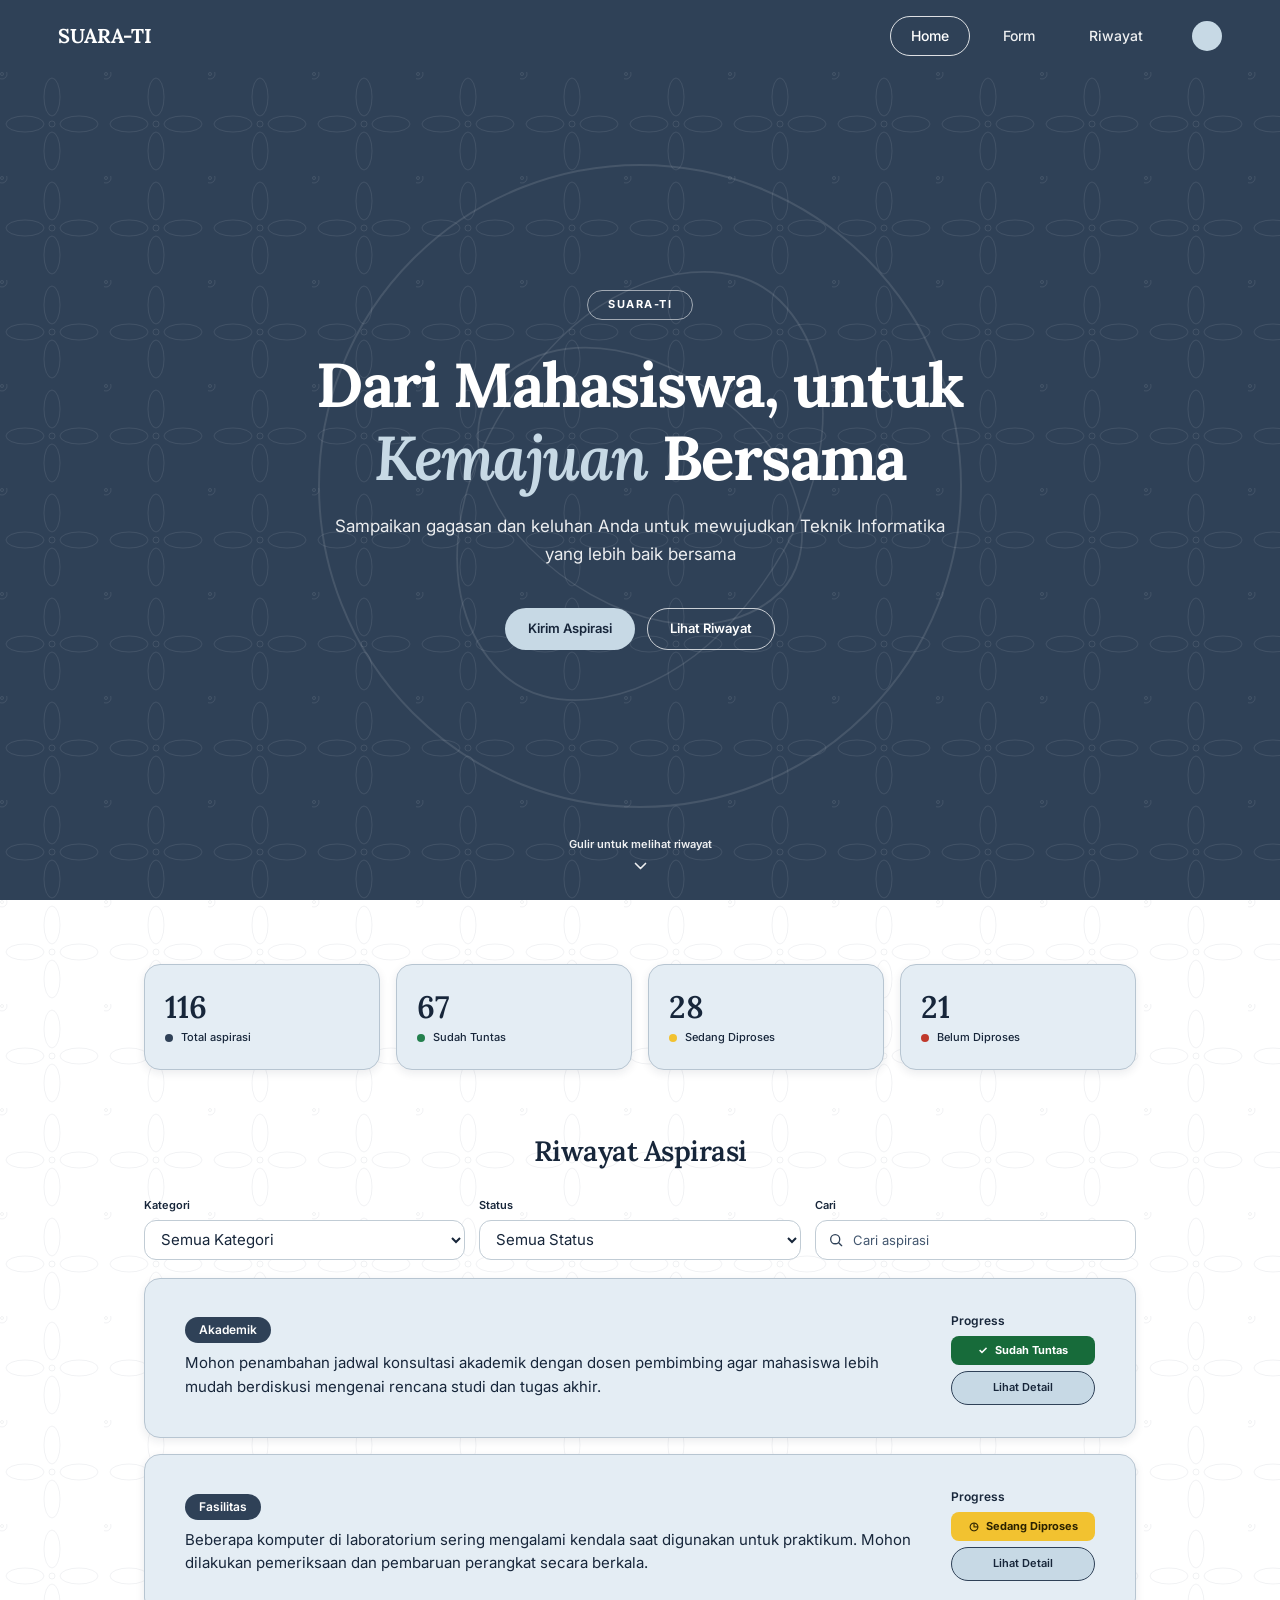
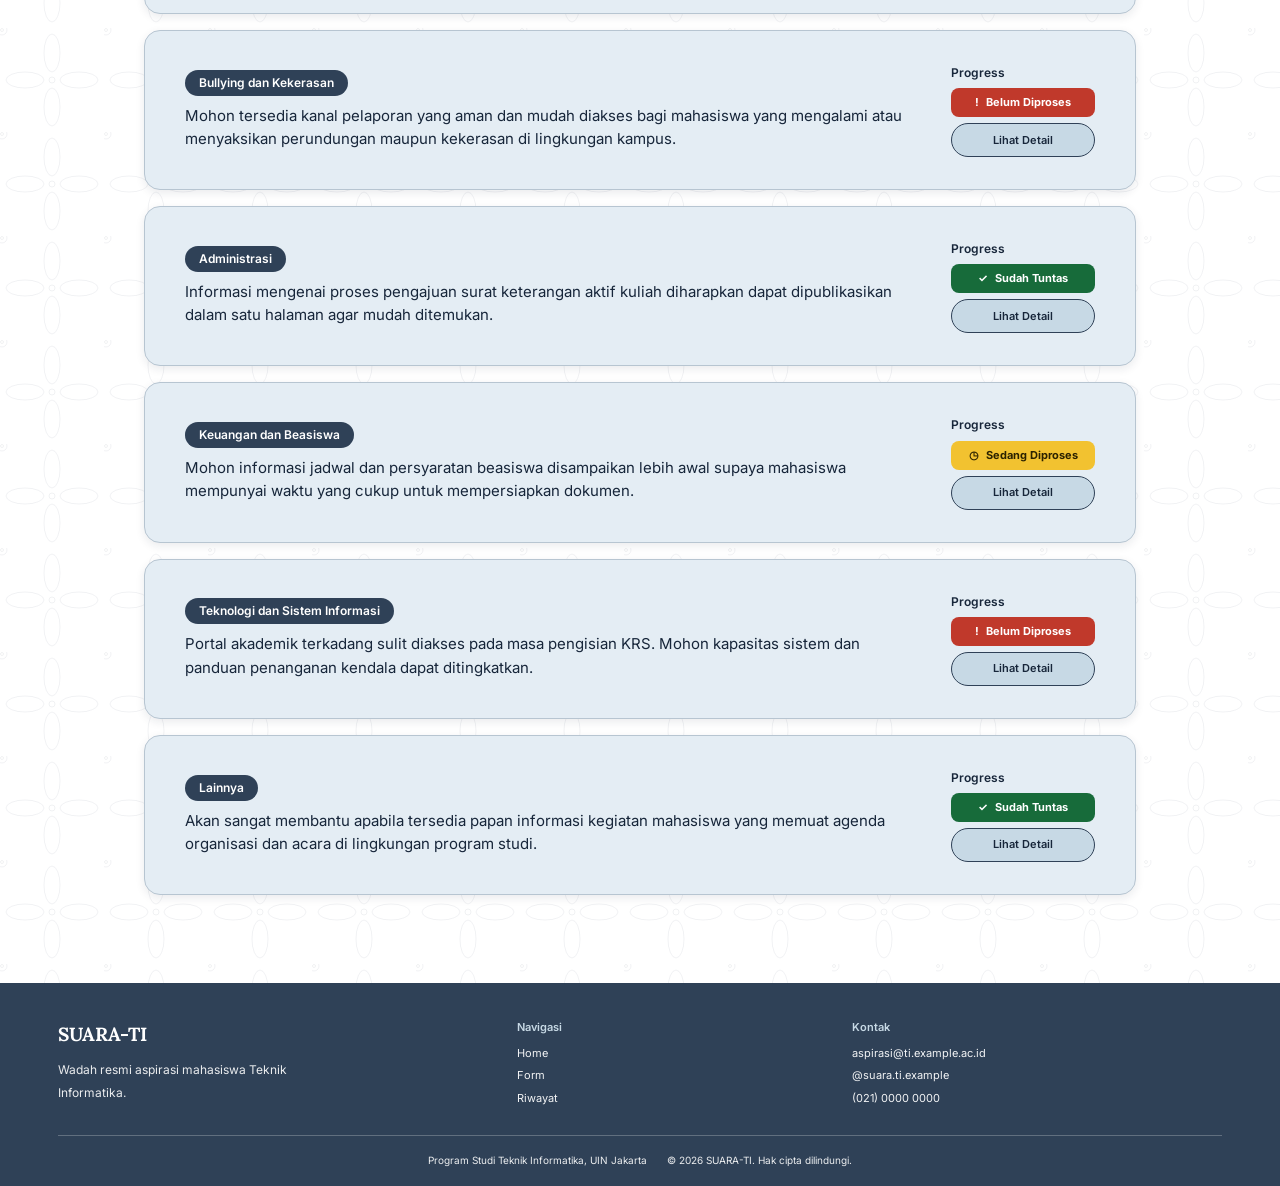
<file: index.html>
<!doctype html>
<html lang="id">
  <head>
    <meta charset="utf-8">
    <meta name="viewport" content="width=device-width, initial-scale=1">
    <meta name="description" content="Wadah aspirasi mahasiswa Teknik Informatika UIN Jakarta.">
    <title>SUARA-TI | Dari Mahasiswa, untuk Kemajuan Bersama</title>
    <link rel="preconnect" href="https://fonts.googleapis.com">
    <link rel="preconnect" href="https://fonts.gstatic.com" crossorigin>
    <link href="https://fonts.googleapis.com/css2?family=Inter:wght@400;500;600;700&family=Lora:ital,wght@0,500;0,600;0,700;1,600&display=swap" rel="stylesheet">
    <link rel="stylesheet" href="styles.css">
    <script src="app.js" defer></script>
  </head>
  <body data-page="home">
    <a class="skip-link" href="#konten">Lewati ke konten</a>
    <header class="site-header">
      <a class="brand" href="index.html" aria-label="SUARA-TI, halaman utama">SUARA-TI</a>
      <nav class="main-nav" aria-label="Navigasi utama">
        <a class="nav-link is-active" href="index.html" aria-current="page">Home</a>
        <a class="nav-link" href="form.html">Form</a>
        <a class="nav-link" href="riwayat.html">Riwayat</a>
      </nav>
      <span class="profile-avatar" aria-hidden="true"></span>
    </header>

    <main id="konten">
      <section class="hero batik-dark" aria-labelledby="hero-title">
        <div class="hero-ornament" aria-hidden="true"><span></span><span></span><span></span></div>
        <div class="hero-content">
          <span class="hero-kicker">SUARA-TI</span>
          <h1 id="hero-title">Dari Mahasiswa, untuk<br><em>Kemajuan</em> Bersama</h1>
          <p>Sampaikan gagasan dan keluhan Anda untuk mewujudkan Teknik Informatika yang lebih baik bersama</p>
          <div class="hero-actions">
            <a class="button button-secondary" href="form.html">Kirim Aspirasi</a>
            <a class="button button-outline" href="#riwayat">Lihat Riwayat</a>
          </div>
        </div>
        <a class="scroll-cue" href="#riwayat">
          <span>Gulir untuk melihat riwayat</span>
          <svg aria-hidden="true" viewBox="0 0 24 24"><path d="m6 9 6 6 6-6"/></svg>
        </a>
      </section>

      <section class="content-section home-content batik-light" id="riwayat" aria-label="Statistik dan riwayat aspirasi">
        <div class="content-wrap">
          <div class="stats-grid" aria-label="Statistik aspirasi">
            <article class="stat-card reveal"><strong data-count="128">0</strong><span><i class="stat-dot dot-navy"></i>Total aspirasi</span></article>
            <article class="stat-card reveal"><strong data-count="74">0</strong><span><i class="stat-dot dot-green"></i>Sudah Tuntas</span></article>
            <article class="stat-card reveal"><strong data-count="31">0</strong><span><i class="stat-dot dot-yellow"></i>Sedang Diproses</span></article>
            <article class="stat-card reveal"><strong data-count="23">0</strong><span><i class="stat-dot dot-red"></i>Belum Diproses</span></article>
          </div>

          <section class="history-section" aria-labelledby="home-history-title">
            <h2 class="section-title" id="home-history-title">Riwayat Aspirasi</h2>
            <div class="filter-row">
              <label class="filter-field">
                <span>Kategori</span>
                <select data-filter="category" aria-label="Filter kategori aspirasi"></select>
              </label>
              <label class="filter-field">
                <span>Status</span>
                <select data-filter="status" aria-label="Filter status aspirasi"></select>
              </label>
              <label class="filter-field search-field">
                <span>Cari</span>
                <span class="search-control">
                  <svg aria-hidden="true" viewBox="0 0 24 24"><circle cx="10.8" cy="10.8" r="6.8"/><path d="m16 16 4.5 4.5"/></svg>
                  <input type="search" data-filter="search" placeholder="Cari aspirasi" autocomplete="off">
                </span>
              </label>
            </div>
            <div class="history-list" data-history-list aria-live="polite"></div>
            <p class="empty-state" data-empty-state hidden>Tidak ada aspirasi yang sesuai dengan pencarian.</p>
          </section>
        </div>
      </section>
    </main>
    <div data-toast class="toast" role="status" aria-live="polite" hidden></div>

    <footer class="site-footer">
      <div class="footer-main">
        <div class="footer-about">
          <a class="footer-brand" href="index.html">SUARA-TI</a>
          <p>Wadah resmi aspirasi mahasiswa Teknik Informatika.</p>
        </div>
        <div class="footer-column">
          <h2>Navigasi</h2>
          <a href="index.html">Home</a><a href="form.html">Form</a><a href="riwayat.html">Riwayat</a>
        </div>
        <div class="footer-column">
          <h2>Kontak</h2>
          <a href="mailto:aspirasi@ti.example.ac.id">aspirasi@ti.example.ac.id</a>
          <a href="https://instagram.com/suara.ti.example">@suara.ti.example</a>
          <a href="tel:+622100000000">(021) 0000 0000</a>
        </div>
      </div>
      <div class="footer-bottom">
        <span>Program Studi Teknik Informatika, UIN Jakarta</span>
        <span>© 2026 SUARA-TI. Hak cipta dilindungi.</span>
      </div>
    </footer>
  </body>
</html>
</file>
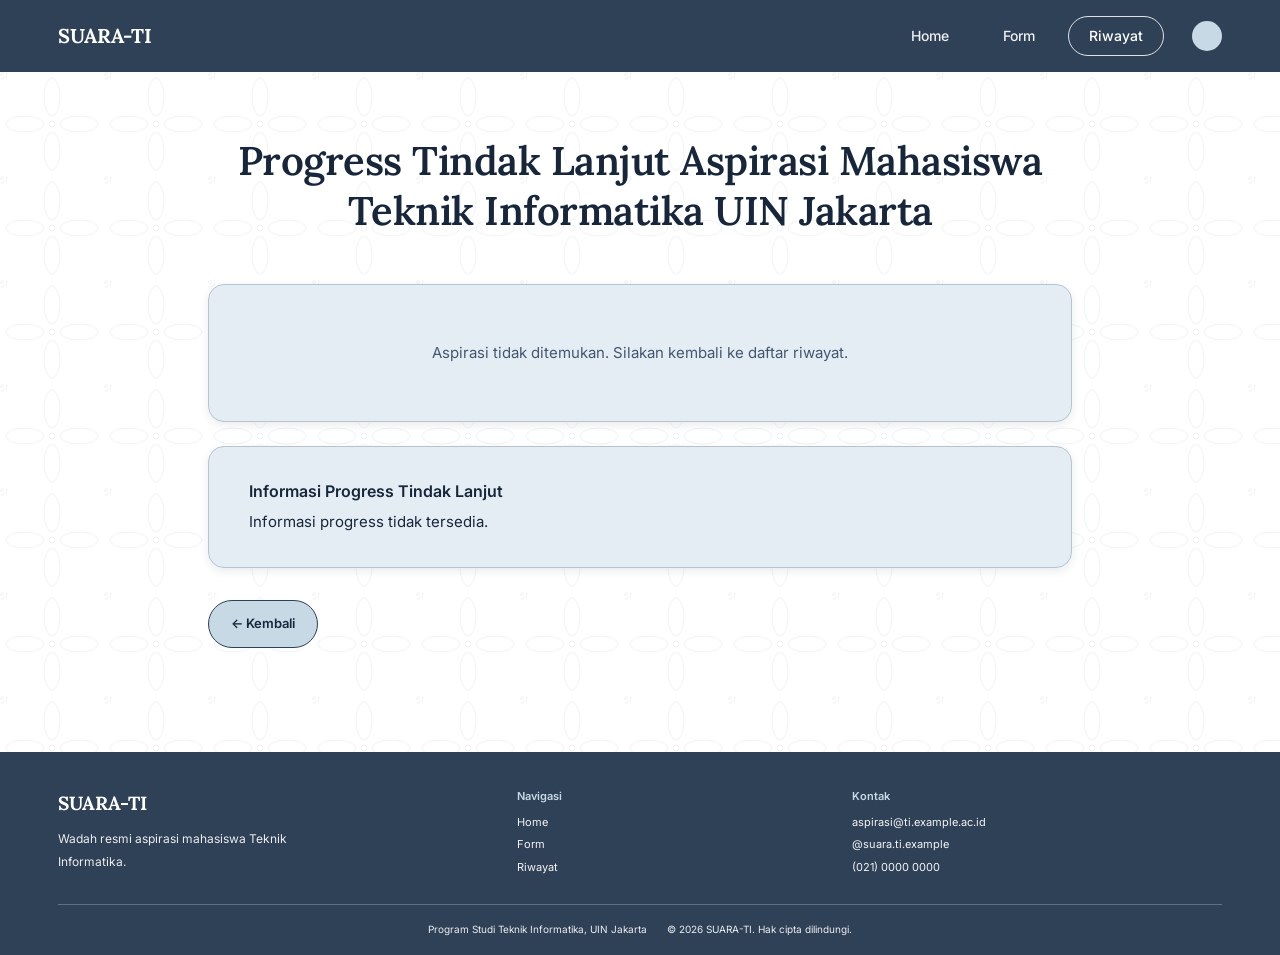
<file: detail.html>
<!doctype html>
<html lang="id">
  <head>
    <meta charset="utf-8">
    <meta name="viewport" content="width=device-width, initial-scale=1">
    <meta name="description" content="Detail progres tindak lanjut aspirasi mahasiswa.">
    <title>Detail Aspirasi | SUARA-TI</title>
    <link rel="preconnect" href="https://fonts.googleapis.com">
    <link rel="preconnect" href="https://fonts.gstatic.com" crossorigin>
    <link href="https://fonts.googleapis.com/css2?family=Inter:wght@400;500;600;700&family=Lora:ital,wght@0,500;0,600;0,700;1,600&display=swap" rel="stylesheet">
    <link rel="stylesheet" href="styles.css">
    <script src="app.js" defer></script>
  </head>
  <body data-page="detail">
    <a class="skip-link" href="#konten">Lewati ke konten</a>
    <header class="site-header">
      <a class="brand" href="index.html" aria-label="SUARA-TI, halaman utama">SUARA-TI</a>
      <nav class="main-nav" aria-label="Navigasi utama">
        <a class="nav-link" href="index.html">Home</a>
        <a class="nav-link" href="form.html">Form</a>
        <a class="nav-link is-active" href="riwayat.html" aria-current="page">Riwayat</a>
      </nav>
      <span class="profile-avatar" aria-hidden="true"></span>
    </header>

    <main class="page-main detail-page batik-light" id="konten">
      <div class="detail-wrap">
        <h1 class="page-title history-title reveal">Progress Tindak Lanjut Aspirasi Mahasiswa<br class="desktop-break"> Teknik Informatika UIN Jakarta</h1>
        <article class="detail-card panel-card reveal" data-detail-card aria-live="polite"></article>
        <section class="progress-card panel-card reveal" aria-labelledby="progress-title">
          <h2 id="progress-title">Informasi Progress Tindak Lanjut</h2>
          <p data-progress-copy></p>
        </section>
        <a class="button button-light back-button reveal" href="riwayat.html">← Kembali</a>
      </div>
    </main>
    <div data-toast class="toast" role="status" aria-live="polite" hidden></div>

    <footer class="site-footer">
      <div class="footer-main">
        <div class="footer-about">
          <a class="footer-brand" href="index.html">SUARA-TI</a>
          <p>Wadah resmi aspirasi mahasiswa Teknik Informatika.</p>
        </div>
        <div class="footer-column">
          <h2>Navigasi</h2>
          <a href="index.html">Home</a><a href="form.html">Form</a><a href="riwayat.html">Riwayat</a>
        </div>
        <div class="footer-column">
          <h2>Kontak</h2>
          <a href="mailto:aspirasi@ti.example.ac.id">aspirasi@ti.example.ac.id</a>
          <a href="https://instagram.com/suara.ti.example">@suara.ti.example</a>
          <a href="tel:+622100000000">(021) 0000 0000</a>
        </div>
      </div>
      <div class="footer-bottom">
        <span>Program Studi Teknik Informatika, UIN Jakarta</span>
        <span>© 2026 SUARA-TI. Hak cipta dilindungi.</span>
      </div>
    </footer>
  </body>
</html>
</file>
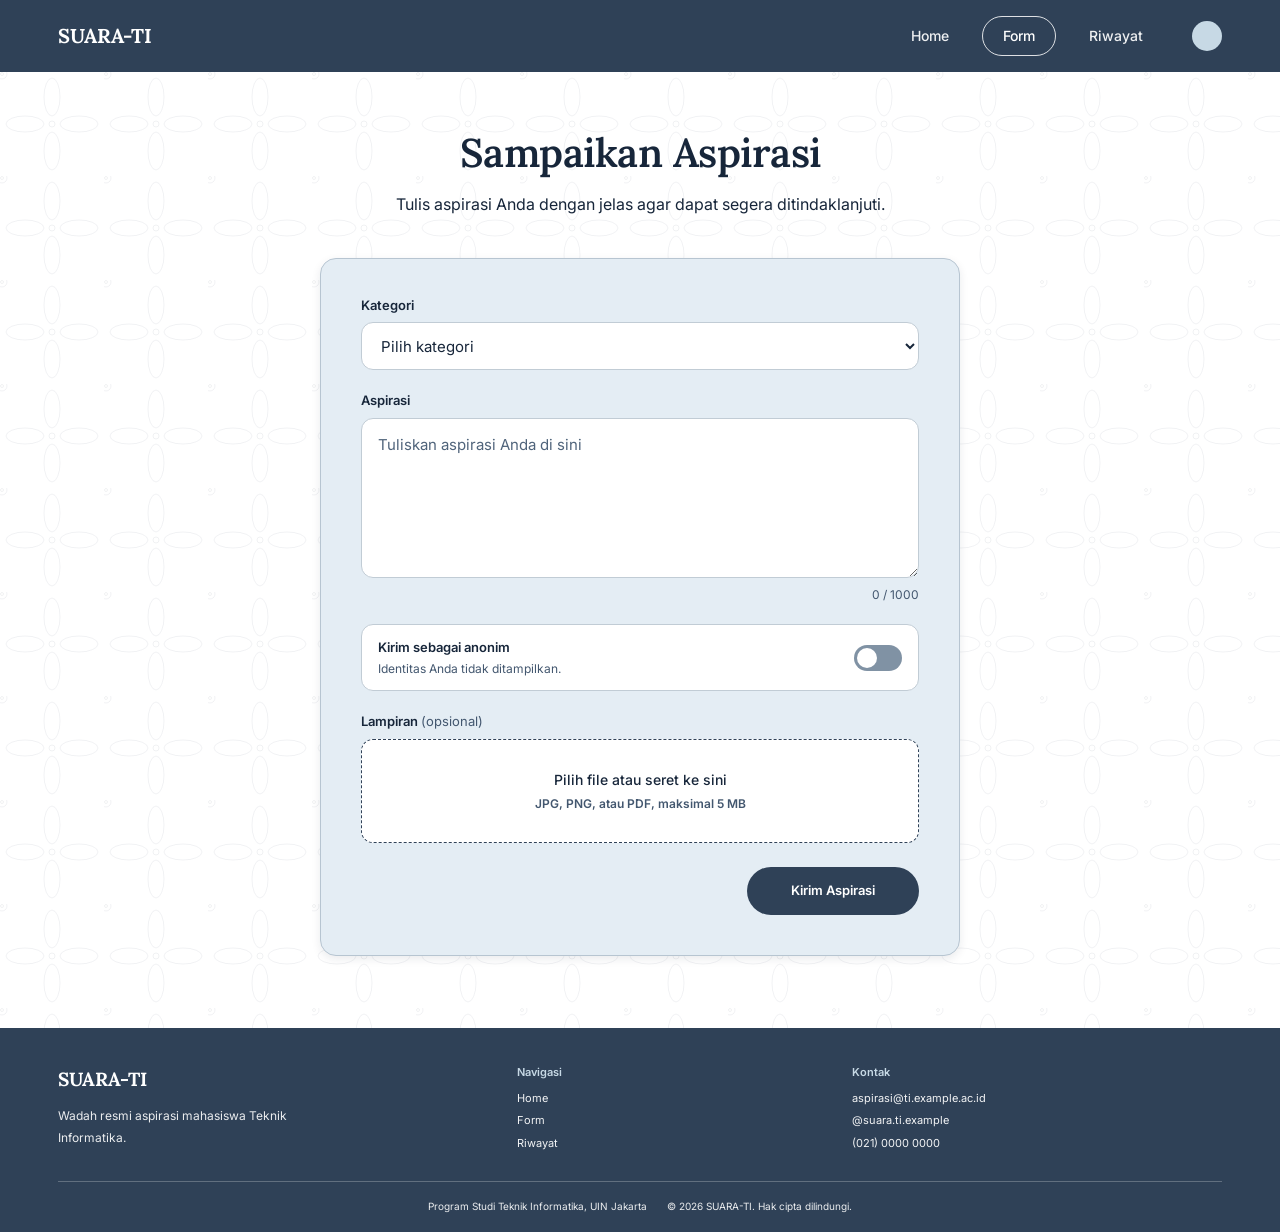
<file: form.html>
<!doctype html>
<html lang="id">
  <head>
    <meta charset="utf-8">
    <meta name="viewport" content="width=device-width, initial-scale=1">
    <meta name="description" content="Sampaikan aspirasi untuk kemajuan Teknik Informatika UIN Jakarta.">
    <title>Sampaikan Aspirasi | SUARA-TI</title>
    <link rel="preconnect" href="https://fonts.googleapis.com">
    <link rel="preconnect" href="https://fonts.gstatic.com" crossorigin>
    <link href="https://fonts.googleapis.com/css2?family=Inter:wght@400;500;600;700&family=Lora:ital,wght@0,500;0,600;0,700;1,600&display=swap" rel="stylesheet">
    <link rel="stylesheet" href="styles.css">
    <script src="app.js" defer></script>
  </head>
  <body data-page="form">
    <a class="skip-link" href="#konten">Lewati ke konten</a>
    <header class="site-header">
      <a class="brand" href="index.html" aria-label="SUARA-TI, halaman utama">SUARA-TI</a>
      <nav class="main-nav" aria-label="Navigasi utama">
        <a class="nav-link" href="index.html">Home</a>
        <a class="nav-link is-active" href="form.html" aria-current="page">Form</a>
        <a class="nav-link" href="riwayat.html">Riwayat</a>
      </nav>
      <span class="profile-avatar" aria-hidden="true"></span>
    </header>

    <main class="page-main form-page batik-light" id="konten">
      <div class="form-intro reveal">
        <h1 class="page-title">Sampaikan Aspirasi</h1>
        <p>Tulis aspirasi Anda dengan jelas agar dapat segera ditindaklanjuti.</p>
      </div>
      <form class="form-card reveal" id="aspiration-form">
        <div class="form-field">
          <label for="category">Kategori</label>
          <select id="category" name="category" required>
            <option value="" selected disabled>Pilih kategori</option>
            <option>Akademik</option>
            <option>Fasilitas</option>
            <option>Bullying dan Kekerasan</option>
            <option>Administrasi</option>
            <option>Keuangan dan Beasiswa</option>
            <option>Teknologi dan Sistem Informasi</option>
            <option>Lainnya</option>
          </select>
        </div>
        <div class="form-field">
          <label for="aspiration">Aspirasi</label>
          <textarea id="aspiration" name="aspiration" maxlength="1000" placeholder="Tuliskan aspirasi Anda di sini" required></textarea>
          <span class="character-count" aria-live="polite"><span data-character-count>0</span> / 1000</span>
        </div>
        <label class="anonymous-toggle">
          <span class="toggle-copy">
            <strong>Kirim sebagai anonim</strong>
            <span>Identitas Anda tidak ditampilkan.</span>
          </span>
          <input type="checkbox" name="anonymous" aria-label="Kirim sebagai anonim">
          <span class="toggle-track" aria-hidden="true"><span></span></span>
        </label>
        <div class="form-field">
          <span class="field-label">Lampiran <span>(opsional)</span></span>
          <label class="upload-area" for="attachment" data-upload-area>
            <input id="attachment" name="attachment" type="file" accept=".jpg,.jpeg,.png,.pdf,image/jpeg,image/png,application/pdf">
            <span class="upload-copy">
              <strong data-upload-name>Pilih file atau seret ke sini</strong>
              <span>JPG, PNG, atau PDF, maksimal 5 MB</span>
            </span>
          </label>
          <span class="upload-feedback" data-upload-feedback role="status" aria-live="polite"></span>
        </div>
        <div class="form-actions">
          <button class="button button-primary" type="submit">Kirim Aspirasi</button>
        </div>
      </form>
    </main>
    <dialog class="confirm-dialog" data-confirm-dialog aria-labelledby="confirm-title">
      <h2 id="confirm-title">Kirim aspirasi ini?</h2>
      <p>Pastikan isi aspirasi Anda sudah sesuai. Pengiriman ini hanya simulasi dan tidak disimpan.</p>
      <div class="dialog-actions">
        <button class="button button-light" type="button" data-confirm-cancel>Periksa kembali</button>
        <button class="button button-primary" type="button" data-confirm-submit>Ya, kirim</button>
      </div>
    </dialog>
    <div data-toast class="toast" role="status" aria-live="polite" hidden></div>

    <footer class="site-footer">
      <div class="footer-main">
        <div class="footer-about">
          <a class="footer-brand" href="index.html">SUARA-TI</a>
          <p>Wadah resmi aspirasi mahasiswa Teknik Informatika.</p>
        </div>
        <div class="footer-column">
          <h2>Navigasi</h2>
          <a href="index.html">Home</a><a href="form.html">Form</a><a href="riwayat.html">Riwayat</a>
        </div>
        <div class="footer-column">
          <h2>Kontak</h2>
          <a href="mailto:aspirasi@ti.example.ac.id">aspirasi@ti.example.ac.id</a>
          <a href="https://instagram.com/suara.ti.example">@suara.ti.example</a>
          <a href="tel:+622100000000">(021) 0000 0000</a>
        </div>
      </div>
      <div class="footer-bottom">
        <span>Program Studi Teknik Informatika, UIN Jakarta</span>
        <span>© 2026 SUARA-TI. Hak cipta dilindungi.</span>
      </div>
    </footer>
  </body>
</html>
</file>
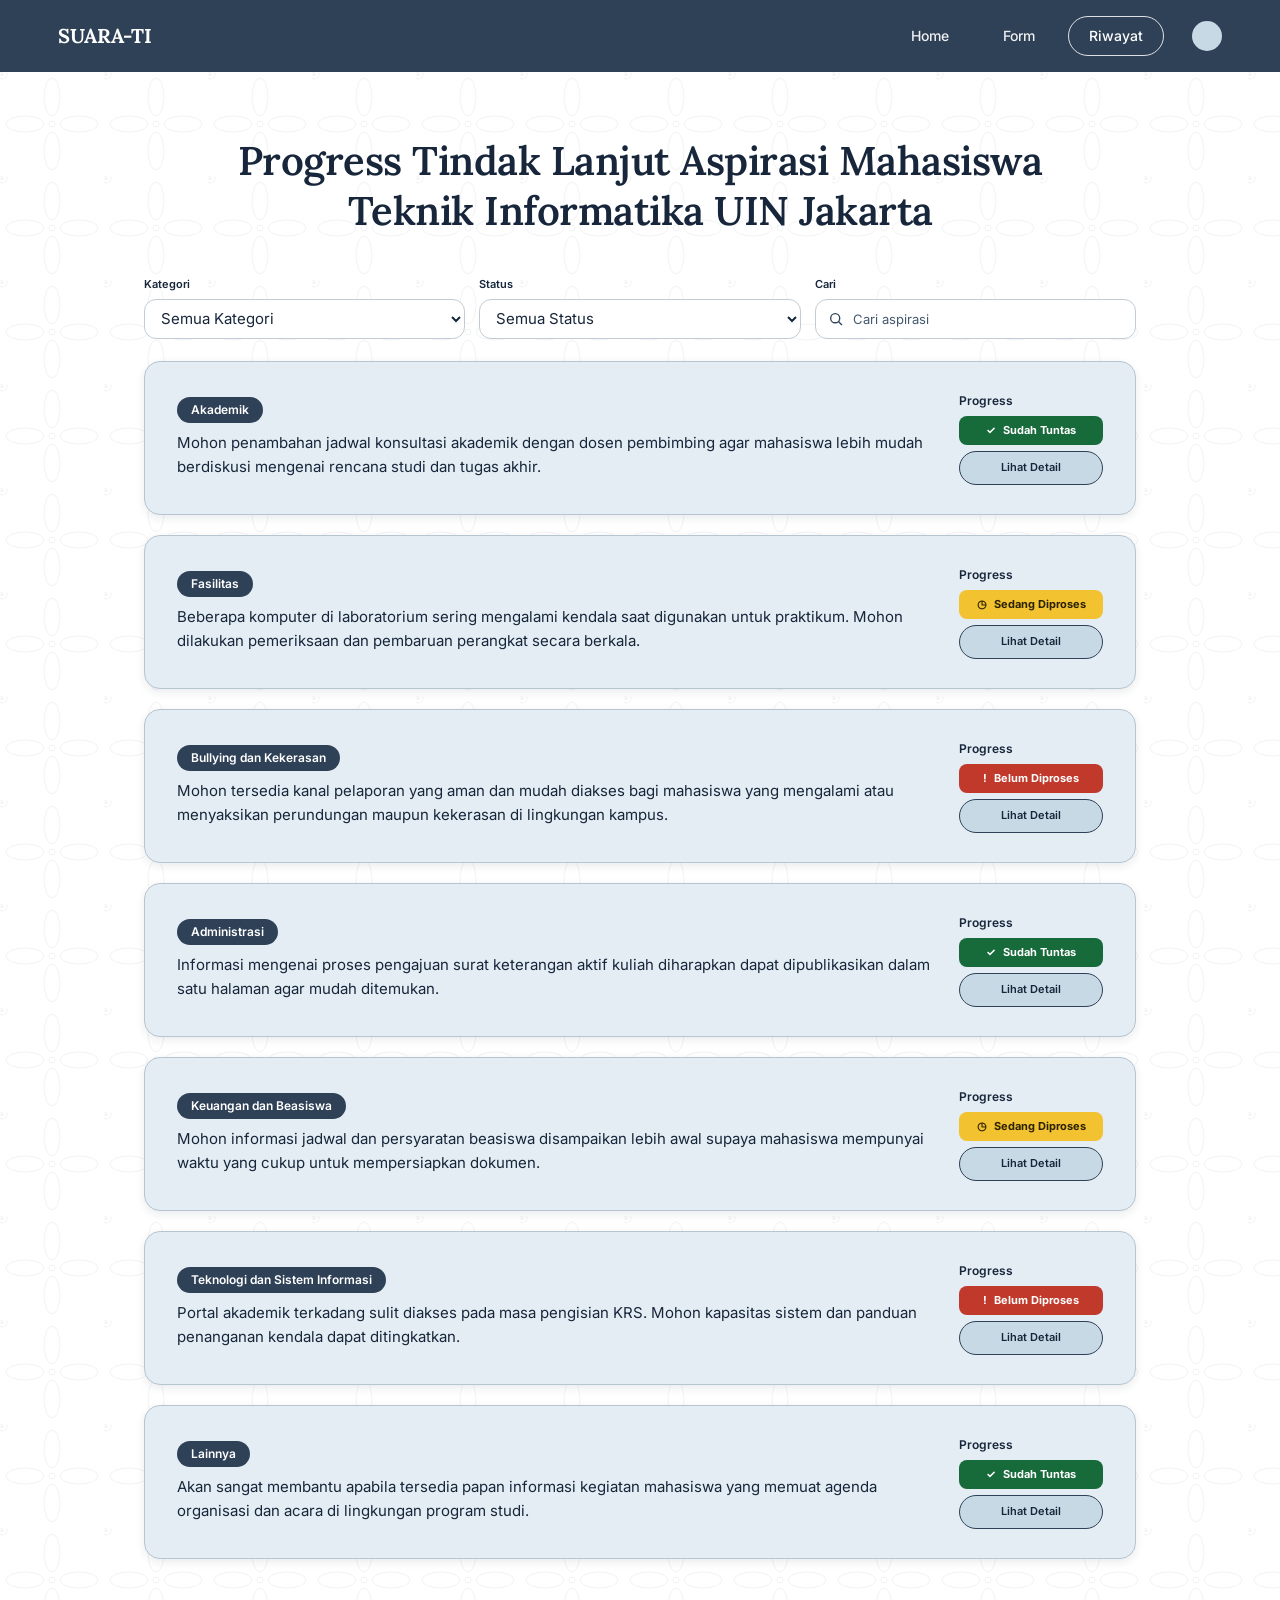
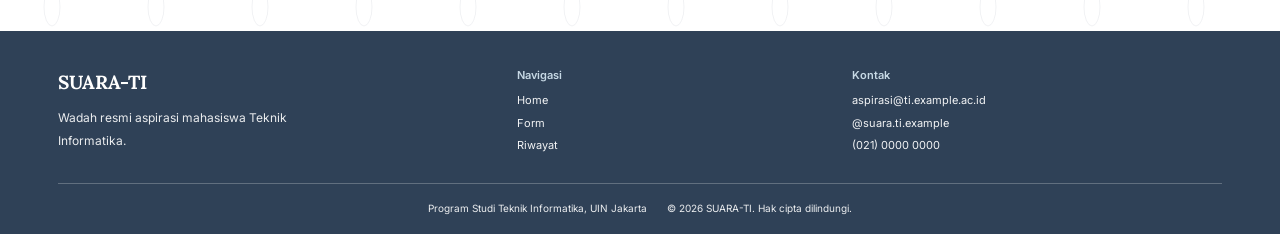
<file: riwayat.html>
<!doctype html>
<html lang="id">
  <head>
    <meta charset="utf-8">
    <meta name="viewport" content="width=device-width, initial-scale=1">
    <meta name="description" content="Lihat progres tindak lanjut aspirasi mahasiswa Teknik Informatika UIN Jakarta.">
    <title>Riwayat Aspirasi | SUARA-TI</title>
    <link rel="preconnect" href="https://fonts.googleapis.com">
    <link rel="preconnect" href="https://fonts.gstatic.com" crossorigin>
    <link href="https://fonts.googleapis.com/css2?family=Inter:wght@400;500;600;700&family=Lora:ital,wght@0,500;0,600;0,700;1,600&display=swap" rel="stylesheet">
    <link rel="stylesheet" href="styles.css">
    <script src="app.js" defer></script>
  </head>
  <body data-page="history">
    <a class="skip-link" href="#konten">Lewati ke konten</a>
    <header class="site-header">
      <a class="brand" href="index.html" aria-label="SUARA-TI, halaman utama">SUARA-TI</a>
      <nav class="main-nav" aria-label="Navigasi utama">
        <a class="nav-link" href="index.html">Home</a>
        <a class="nav-link" href="form.html">Form</a>
        <a class="nav-link is-active" href="riwayat.html" aria-current="page">Riwayat</a>
      </nav>
      <span class="profile-avatar" aria-hidden="true"></span>
    </header>

    <main class="page-main history-page batik-light" id="konten">
      <div class="history-wrap">
        <h1 class="page-title history-title reveal">Progress Tindak Lanjut Aspirasi Mahasiswa<br class="desktop-break"> Teknik Informatika UIN Jakarta</h1>
        <div class="filter-row history-filters reveal">
          <label class="filter-field">
            <span>Kategori</span>
            <select data-filter="category" aria-label="Filter kategori aspirasi"></select>
          </label>
          <label class="filter-field">
            <span>Status</span>
            <select data-filter="status" aria-label="Filter status aspirasi"></select>
          </label>
          <label class="filter-field search-field">
            <span>Cari</span>
            <span class="search-control">
              <svg aria-hidden="true" viewBox="0 0 24 24"><circle cx="10.8" cy="10.8" r="6.8"/><path d="m16 16 4.5 4.5"/></svg>
              <input type="search" data-filter="search" placeholder="Cari aspirasi" autocomplete="off">
            </span>
          </label>
        </div>
        <div class="history-list" data-history-list aria-live="polite"></div>
        <p class="empty-state" data-empty-state hidden>Tidak ada aspirasi yang sesuai dengan pencarian.</p>
      </div>
    </main>
    <div data-toast class="toast" role="status" aria-live="polite" hidden></div>

    <footer class="site-footer">
      <div class="footer-main">
        <div class="footer-about">
          <a class="footer-brand" href="index.html">SUARA-TI</a>
          <p>Wadah resmi aspirasi mahasiswa Teknik Informatika.</p>
        </div>
        <div class="footer-column">
          <h2>Navigasi</h2>
          <a href="index.html">Home</a><a href="form.html">Form</a><a href="riwayat.html">Riwayat</a>
        </div>
        <div class="footer-column">
          <h2>Kontak</h2>
          <a href="mailto:aspirasi@ti.example.ac.id">aspirasi@ti.example.ac.id</a>
          <a href="https://instagram.com/suara.ti.example">@suara.ti.example</a>
          <a href="tel:+622100000000">(021) 0000 0000</a>
        </div>
      </div>
      <div class="footer-bottom">
        <span>Program Studi Teknik Informatika, UIN Jakarta</span>
        <span>© 2026 SUARA-TI. Hak cipta dilindungi.</span>
      </div>
    </footer>
  </body>
</html>
</file>
<file: styles.css>
:root {
  color-scheme: light;
  --navy: #2f4157;
  --blue-light: #c7d9e5;
  --panel: #e4edf4;
  --ink: #17263a;
  --white: #ffffff;
  --muted: #43576f;
  --line: #b7c5d1;
  --green: #176b3a;
  --yellow: #f2c230;
  --red: #c0392b;
  --shadow: 0 3px 10px rgb(23 38 58 / 9%);
  --shadow-raised: 0 10px 24px rgb(23 38 58 / 15%);
  --radius-card: 16px;
  --radius-control: 12px;
  --header-height: 72px;
}

* { box-sizing: border-box; }

html {
  min-width: 320px;
  scroll-behavior: smooth;
  scroll-padding-top: calc(var(--header-height) + 16px);
}

body {
  min-width: 320px;
  margin: 0;
  color: var(--ink);
  background: var(--white);
  font-family: "Inter", sans-serif;
  font-size: 15px;
  line-height: 1.6;
  opacity: 1;
  transition: opacity 170ms ease;
}

body.is-leaving { opacity: 0; }

button, input, select, textarea { font: inherit; }
button, a, select, input[type="checkbox"], input[type="file"] { -webkit-tap-highlight-color: transparent; }
a { color: inherit; }

.skip-link {
  position: fixed;
  z-index: 20;
  top: 8px;
  left: 8px;
  padding: 10px 16px;
  transform: translateY(-150%);
  border-radius: 8px;
  color: var(--ink);
  background: var(--white);
  box-shadow: var(--shadow);
  transition: transform 180ms ease;
}

.skip-link:focus { transform: translateY(0); }

.site-header {
  position: sticky;
  z-index: 10;
  top: 0;
  display: flex;
  min-height: var(--header-height);
  align-items: center;
  justify-content: space-between;
  padding: 0 clamp(24px, 4.5vw, 64px);
  color: var(--white);
  background: var(--navy);
}

.brand, .footer-brand {
  color: var(--white);
  font-family: "Lora", serif;
  font-size: 20px;
  font-weight: 700;
  letter-spacing: 0.1px;
  text-decoration: none;
}

.main-nav {
  display: flex;
  align-items: center;
  gap: 12px;
  margin-left: auto;
  margin-right: 28px;
}

.nav-link {
  position: relative;
  display: inline-flex;
  min-height: 40px;
  align-items: center;
  justify-content: center;
  padding: 0 20px;
  border: 1px solid transparent;
  border-radius: 999px;
  color: rgb(255 255 255 / 92%);
  font-size: 14px;
  font-weight: 500;
  text-decoration: none;
  transition: border-color 180ms ease, background-color 180ms ease, color 180ms ease;
}

.nav-link:hover, .nav-link.is-active {
  border-color: rgb(255 255 255 / 84%);
  color: var(--white);
}

.nav-link:hover { background: rgb(255 255 255 / 7%); }

.profile-avatar {
  width: 30px;
  height: 30px;
  flex: 0 0 auto;
  border-radius: 50%;
  background: var(--blue-light);
}

.batik-light, .batik-dark {
  background-repeat: repeat;
  background-size: 104px 104px;
}

.batik-light {
  background-color: var(--white);
  background-image: url("data:image/svg+xml,%3Csvg xmlns='http://www.w3.org/2000/svg' width='104' height='104' viewBox='0 0 104 104'%3E%3Cg fill='none' stroke='%232f4157' stroke-opacity='.065' stroke-width='1'%3E%3Cellipse cx='52' cy='25' rx='8' ry='19'/%3E%3Cellipse cx='52' cy='79' rx='8' ry='19'/%3E%3Cellipse cx='25' cy='52' rx='19' ry='8'/%3E%3Cellipse cx='79' cy='52' rx='19' ry='8'/%3E%3Ccircle cx='52' cy='52' r='3'/%3E%3Ccircle cx='2' cy='2' r='5'/%3E%3Ccircle cx='2' cy='2' r='1.5'/%3E%3C/g%3E%3C/svg%3E");
}

.batik-dark {
  background-color: var(--navy);
  background-image: url("data:image/svg+xml,%3Csvg xmlns='http://www.w3.org/2000/svg' width='104' height='104' viewBox='0 0 104 104'%3E%3Cg fill='none' stroke='%23ffffff' stroke-opacity='.085' stroke-width='1'%3E%3Cellipse cx='52' cy='25' rx='8' ry='19'/%3E%3Cellipse cx='52' cy='79' rx='8' ry='19'/%3E%3Cellipse cx='25' cy='52' rx='19' ry='8'/%3E%3Cellipse cx='79' cy='52' rx='19' ry='8'/%3E%3Ccircle cx='52' cy='52' r='3'/%3E%3Ccircle cx='2' cy='2' r='5'/%3E%3Ccircle cx='2' cy='2' r='1.5'/%3E%3C/g%3E%3C/svg%3E");
}

.hero {
  position: relative;
  display: grid;
  min-height: calc(100svh - var(--header-height));
  overflow: hidden;
  place-items: center;
  padding: 64px 24px 96px;
  color: var(--white);
  text-align: center;
}

.hero-content {
  position: relative;
  z-index: 1;
  width: min(100%, 850px);
  animation: rise-in 550ms ease both;
}

.hero-kicker {
  display: inline-flex;
  min-height: 30px;
  align-items: center;
  padding: 2px 20px;
  border: 1px solid rgb(255 255 255 / 55%);
  border-radius: 999px;
  font-size: 11px;
  font-weight: 700;
  letter-spacing: 1.5px;
}

.hero h1 {
  margin: 28px 0 18px;
  font-family: "Lora", serif;
  font-size: clamp(38px, 5.2vw, 62px);
  font-weight: 700;
  letter-spacing: -1.6px;
  line-height: 1.18;
}

.hero h1 em { color: var(--blue-light); font-weight: 600; }

.hero-content > p {
  max-width: 620px;
  margin: 0 auto;
  color: rgb(255 255 255 / 91%);
  font-size: clamp(15px, 1.45vw, 17px);
  line-height: 1.65;
}

.hero-actions {
  display: flex;
  flex-wrap: wrap;
  justify-content: center;
  gap: 12px;
  margin-top: 40px;
}

.hero-ornament {
  position: absolute;
  top: 50%;
  left: 50%;
  width: min(72vw, 700px);
  aspect-ratio: 1;
  transform: translate(-50%, -50%);
  animation: ornament-drift 28s ease-in-out infinite alternate;
  pointer-events: none;
}

.hero-ornament span {
  position: absolute;
  inset: 4%;
  border: 2px solid rgb(255 255 255 / 11%);
  border-radius: 50%;
}

.hero-ornament span:nth-child(2) {
  inset: 17%;
  transform: rotate(45deg) scaleX(0.7);
  border-radius: 40% 60% 40% 60%;
}

.hero-ornament span:nth-child(3) {
  inset: 25%;
  transform: rotate(-45deg) scaleX(0.7);
  border-radius: 40% 60% 40% 60%;
}

.scroll-cue {
  position: absolute;
  bottom: 24px;
  left: 50%;
  display: grid;
  justify-items: center;
  gap: 2px;
  transform: translateX(-50%);
  color: rgb(255 255 255 / 92%);
  font-size: 11px;
  font-weight: 600;
  text-decoration: none;
}

.scroll-cue svg {
  width: 20px;
  height: 20px;
  fill: none;
  stroke: currentColor;
  stroke-linecap: round;
  stroke-linejoin: round;
  stroke-width: 2;
  animation: bob 1.8s ease-in-out infinite;
}

.content-section { padding: 64px 24px 88px; }
.content-wrap, .history-wrap, .detail-wrap { width: min(100%, 992px); margin: 0 auto; }

.stats-grid {
  display: grid;
  grid-template-columns: repeat(4, minmax(0, 1fr));
  gap: 16px;
}

.stat-card, .panel-card, .form-card {
  border: 1px solid var(--line);
  border-radius: var(--radius-card);
  background: var(--panel);
  box-shadow: var(--shadow);
}

.stat-card {
  display: grid;
  min-height: 106px;
  align-content: center;
  gap: 4px;
  padding: 16px 20px;
  transition: transform 200ms ease, box-shadow 200ms ease, border-color 200ms ease;
}

.stat-card:hover, .history-card:hover, .panel-card:hover {
  transform: translateY(-3px);
  border-color: #93a8ba;
  box-shadow: var(--shadow-raised);
}

.stat-card strong {
  font-family: "Lora", serif;
  font-size: 31px;
  font-weight: 600;
  line-height: 1.2;
}

.stat-card > span {
  display: flex;
  align-items: center;
  gap: 8px;
  font-size: 11px;
  font-weight: 500;
}

.stat-dot {
  width: 8px;
  height: 8px;
  flex: 0 0 auto;
  border-radius: 50%;
  background: var(--navy);
}

.dot-green { background: #23804d; }
.dot-yellow { background: var(--yellow); }
.dot-red { background: var(--red); }

.history-section { margin-top: 64px; }

.section-title, .page-title {
  margin: 0;
  font-family: "Lora", serif;
  font-size: clamp(27px, 3.2vw, 40px);
  font-weight: 600;
  letter-spacing: -0.5px;
  line-height: 1.25;
  text-align: center;
}

.section-title { margin-bottom: 28px; font-size: 28px; }

.filter-row {
  display: grid;
  grid-template-columns: minmax(150px, 1fr) minmax(150px, 1fr) minmax(180px, 1fr);
  align-items: end;
  gap: 14px;
  margin-bottom: 18px;
}

.filter-field { display: grid; min-width: 0; gap: 5px; }
.filter-field > span:first-child { font-size: 11px; font-weight: 600; }

.filter-field select, .search-control, .form-field select, .form-field textarea {
  width: 100%;
  min-height: 40px;
  border: 1px solid #c1ccd5;
  border-radius: var(--radius-control);
  color: var(--ink);
  background-color: var(--white);
  transition: border-color 180ms ease, box-shadow 180ms ease;
}

.filter-field select {
  padding: 0 34px 0 12px;
  cursor: pointer;
}

.filter-field select:focus, .search-control:focus-within,
.form-field select:focus, .form-field textarea:focus, .upload-area:focus-within {
  border-color: #718ba2;
  outline: 0;
  box-shadow: 0 0 0 3px rgb(47 65 87 / 16%);
}

.search-control {
  display: flex;
  align-items: center;
  gap: 9px;
  padding: 0 12px;
}

.search-control svg {
  width: 16px;
  height: 16px;
  flex: 0 0 auto;
  fill: none;
  stroke: var(--navy);
  stroke-linecap: round;
  stroke-width: 2;
}

.search-control input {
  width: 100%;
  min-width: 0;
  height: 38px;
  padding: 0;
  border: 0;
  outline: 0;
  color: var(--ink);
  background: transparent;
  font-size: 13px;
}

.search-control input::placeholder { color: var(--muted); opacity: 1; }
.history-list { display: grid; gap: 16px; }

.history-card {
  display: grid;
  grid-template-columns: minmax(0, 1fr) 144px;
  align-items: center;
  gap: 28px;
  padding: 24px 28px;
  transition: transform 200ms ease, box-shadow 200ms ease, border-color 200ms ease;
}

.history-copy { min-width: 0; }

.category-chip {
  display: inline-flex;
  max-width: 100%;
  align-items: center;
  padding: 4px 14px;
  overflow-wrap: anywhere;
  border-radius: 999px;
  color: var(--white);
  background: var(--navy);
  font-size: 12px;
  font-weight: 600;
  line-height: 1.5;
  transition: filter 180ms ease;
}

.category-chip:hover { filter: brightness(1.13); }
.history-copy p { display: -webkit-box; margin: 8px 0 0; overflow: hidden; -webkit-box-orient: vertical; -webkit-line-clamp: 2; line-height: 1.55; }

.history-progress {
  display: grid;
  min-width: 0;
  justify-items: stretch;
  gap: 6px;
}

.progress-label { font-size: 12px; font-weight: 600; }

.status-badge {
  display: inline-flex;
  min-height: 29px;
  align-items: center;
  justify-content: center;
  gap: 7px;
  padding: 3px 10px;
  border-radius: 8px;
  color: var(--white);
  font-size: 11px;
  font-weight: 700;
  line-height: 1.35;
  transition: filter 180ms ease, transform 180ms ease;
}

.status-badge:hover { transform: translateY(-1px); filter: brightness(1.08); }
.status-complete { background: var(--green); }
.status-progress { color: #2b2200; background: var(--yellow); }
.status-pending { background: var(--red); }

.button {
  position: relative;
  display: inline-flex;
  min-height: 42px;
  align-items: center;
  justify-content: center;
  overflow: hidden;
  padding: 0 22px;
  border: 1px solid transparent;
  border-radius: 999px;
  font-size: 13px;
  font-weight: 600;
  line-height: 1.2;
  text-align: center;
  text-decoration: none;
  cursor: pointer;
  transition: transform 180ms ease, box-shadow 180ms ease, background-color 180ms ease, border-color 180ms ease;
}

.button:hover { transform: translateY(-2px); box-shadow: 0 7px 15px rgb(23 38 58 / 17%); }
.button:active { transform: scale(0.97); }
.button-primary { color: var(--white); background: var(--navy); }
.button-primary:hover { background: #25384e; }
.button-secondary { color: var(--ink); background: var(--blue-light); }
.button-secondary:hover, .button-light:hover { background: #b4cbd9; }
.button-outline { border-color: rgb(255 255 255 / 75%); color: var(--white); background: transparent; }
.button-outline:hover { background: rgb(255 255 255 / 10%); }
.button-light { border-color: var(--navy); color: var(--ink); background: var(--blue-light); }
.detail-link { min-height: 34px; padding: 0 12px; font-size: 11px; }

.ripple {
  position: absolute;
  width: 12px;
  height: 12px;
  transform: translate(-50%, -50%) scale(0);
  border-radius: 50%;
  background: rgb(255 255 255 / 48%);
  pointer-events: none;
  animation: ripple 460ms ease-out forwards;
}

.empty-state { margin: 24px 0; color: var(--muted); text-align: center; }
.empty-state[hidden] { display: none; }

.page-main { min-height: 680px; padding: 56px 24px 72px; }
.form-page { display: flex; flex-direction: column; align-items: center; }
.form-intro { margin-bottom: 40px; text-align: center; }
.form-intro p { margin: 14px 0 0; font-size: 16px; }
.form-card { display: grid; width: min(100%, 640px); gap: 20px; padding: 36px 40px 40px; }
.form-field { display: grid; min-width: 0; gap: 7px; }
.form-field > label, .field-label { font-size: 13px; font-weight: 600; }
.field-label > span { color: var(--muted); font-weight: 400; }
.form-field select { min-height: 48px; padding: 0 15px; }
.form-field textarea { min-height: 160px; padding: 14px 16px; resize: vertical; line-height: 1.55; }
.form-field textarea::placeholder { color: #50647b; opacity: 1; }
.character-count { justify-self: end; color: var(--muted); font-size: 12px; }

.anonymous-toggle {
  display: flex;
  min-height: 64px;
  align-items: center;
  justify-content: space-between;
  gap: 16px;
  padding: 12px 16px;
  border: 1px solid #c1ccd5;
  border-radius: var(--radius-control);
  background: var(--white);
  cursor: pointer;
}

.toggle-copy { display: grid; gap: 1px; }
.toggle-copy strong { font-size: 13px; font-weight: 600; }
.toggle-copy > span { color: var(--muted); font-size: 12px; }
.anonymous-toggle input { position: absolute; width: 1px; height: 1px; opacity: 0; }
.toggle-track { width: 48px; height: 26px; flex: 0 0 auto; padding: 3px; border-radius: 999px; background: #8092a4; transition: background-color 200ms ease; }
.toggle-track > span { display: block; width: 20px; height: 20px; border-radius: 50%; background: var(--white); transition: transform 200ms ease; }
.anonymous-toggle input:checked + .toggle-track { background: var(--navy); }
.anonymous-toggle input:checked + .toggle-track > span { transform: translateX(22px); }
.anonymous-toggle input:focus-visible + .toggle-track { outline: 3px solid rgb(47 65 87 / 25%); outline-offset: 3px; }

.upload-area {
  position: relative;
  display: grid;
  min-height: 104px;
  place-items: center;
  padding: 18px;
  border: 1px dashed var(--navy);
  border-radius: var(--radius-control);
  background: var(--white);
  text-align: center;
  cursor: pointer;
  transition: background-color 180ms ease, border-color 180ms ease;
}

.upload-area:hover, .upload-area.is-dragging { border-color: #57728b; background: #f3f7fa; }
.upload-area input { position: absolute; width: 1px; height: 1px; overflow: hidden; clip: rect(0, 0, 0, 0); white-space: nowrap; clip-path: inset(50%); }
.upload-copy { display: grid; gap: 2px; }
.upload-copy strong { font-size: 14px; font-weight: 500; overflow-wrap: anywhere; }
.upload-copy > span { color: var(--muted); font-size: 12px; }
.upload-copy .file-enter { animation: rise-in 220ms ease both; }
.upload-feedback { min-height: 0; color: #a52c22; font-size: 12px; }
.upload-feedback:empty { display: none; }
.form-actions { display: flex; justify-content: flex-end; padding-top: 4px; }
.form-actions .button { min-width: 172px; min-height: 48px; }

.history-page { padding-top: 64px; }
.history-title { margin-bottom: 40px; }
.history-filters { margin-bottom: 22px; }
.history-page .history-list { gap: 20px; }
.history-page .history-card { min-height: 154px; padding: 24px 32px; }
.history-page .history-copy p { font-size: 15px; }
.history-page .history-progress { min-width: 144px; }

.detail-page { padding-top: 64px; padding-bottom: 96px; }
.detail-page .history-title { margin-bottom: 48px; }
.detail-wrap { width: min(100%, 864px); }
.panel-card { padding: 32px 40px; transition: transform 200ms ease, box-shadow 200ms ease, border-color 200ms ease; }
.detail-card h2 { margin: 14px 0 6px; font-size: 13px; font-weight: 600; }
.detail-copy { margin: 0; line-height: 1.75; }
.detail-meta { display: grid; grid-template-columns: 1fr 1fr; gap: 24px; margin-top: 24px; padding-top: 18px; border-top: 1px solid var(--line); }
.detail-meta h3 { margin: 0 0 6px; font-size: 13px; font-weight: 600; }
.detail-meta p { margin: 0; }
.detail-meta .status-badge { min-width: 150px; }
.progress-card { margin-top: 24px; }
.progress-card h2 { margin: 0 0 4px; font-size: 16px; font-weight: 600; }
.progress-card p { margin: 0; line-height: 1.75; }
.back-button { margin-top: 32px; min-height: 48px; }

.confirm-dialog {
  width: min(calc(100% - 32px), 460px);
  padding: 28px;
  border: 1px solid var(--line);
  border-radius: var(--radius-card);
  color: var(--ink);
  background: var(--panel);
  box-shadow: 0 20px 60px rgb(23 38 58 / 24%);
}

.confirm-dialog::backdrop { background: rgb(23 38 58 / 48%); backdrop-filter: blur(2px); }
.confirm-dialog h2 { margin: 0 0 8px; font-family: "Lora", serif; font-size: 22px; }
.confirm-dialog p { margin: 0; color: var(--muted); font-size: 14px; }
.dialog-actions { display: flex; justify-content: flex-end; gap: 10px; margin-top: 24px; }

.toast {
  position: fixed;
  z-index: 12;
  right: 24px;
  bottom: 24px;
  max-width: min(420px, calc(100vw - 32px));
  padding: 14px 18px;
  border: 1px solid rgb(255 255 255 / 25%);
  border-radius: 12px;
  color: var(--white);
  background: var(--navy);
  box-shadow: var(--shadow-raised);
  animation: rise-in 220ms ease both;
}

.toast[hidden] { display: none; }

.site-footer { padding: 36px clamp(24px, 4.5vw, 64px) 18px; color: var(--white); background: var(--navy); }
.footer-main { display: grid; grid-template-columns: 1fr 0.7fr 0.9fr; gap: 48px; padding-bottom: 28px; }
.footer-brand { display: inline-block; font-size: 19px; }
.footer-about p { max-width: 280px; margin: 10px 0 0; color: rgb(255 255 255 / 90%); font-size: 12px; line-height: 1.9; }
.footer-column { display: grid; align-content: start; justify-items: start; gap: 5px; }
.footer-column h2 { margin: 0 0 3px; color: var(--blue-light); font-size: 11px; font-weight: 600; }
.footer-column a { color: rgb(255 255 255 / 94%); font-size: 11px; text-decoration: none; transition: color 160ms ease; }
.footer-column a:hover { color: var(--blue-light); text-decoration: underline; text-underline-offset: 3px; }
.footer-bottom { display: flex; justify-content: center; gap: 4px 20px; flex-wrap: wrap; padding-top: 16px; border-top: 1px solid rgb(255 255 255 / 24%); color: rgb(255 255 255 / 91%); font-size: 10px; text-align: center; }

.reveal { opacity: 0; transform: translateY(12px); transition: opacity 320ms ease, transform 320ms ease; transition-delay: var(--reveal-delay, 0ms); }
.reveal.is-visible { opacity: 1; transform: translateY(0); }

button:focus-visible, a:focus-visible, select:focus-visible, input:focus-visible, textarea:focus-visible {
  outline: 3px solid #7894aa;
  outline-offset: 3px;
}

@keyframes rise-in { from { opacity: 0; transform: translateY(10px); } to { opacity: 1; transform: translateY(0); } }
@keyframes bob { 0%, 100% { transform: translateY(0); } 50% { transform: translateY(4px); } }
@keyframes ripple { to { transform: translate(-50%, -50%) scale(15); opacity: 0; } }
@keyframes ornament-drift { from { transform: translate(-50%, -50%) rotate(-2deg); } to { transform: translate(-50%, -50%) rotate(2deg); } }

@media (max-width: 760px) {
  :root { --header-height: 64px; }
  .site-header { padding: 0 22px; }
  .brand { font-size: 18px; }
  .main-nav { gap: 3px; margin-right: 16px; }
  .nav-link { min-height: 36px; padding: 0 13px; font-size: 12px; }
  .hero { min-height: calc(88svh - var(--header-height)); padding-bottom: 92px; }
  .hero h1 { font-size: clamp(36px, 7vw, 52px); }
  .hero-ornament { width: min(92vw, 600px); }
  .content-section { padding: 48px 22px 64px; }
  .stats-grid { grid-template-columns: repeat(2, minmax(0, 1fr)); gap: 12px; }
  .history-section { margin-top: 48px; }
  .filter-row { grid-template-columns: repeat(2, minmax(0, 1fr)); }
  .search-field { grid-column: 1 / -1; }
  .history-card, .history-page .history-card { grid-template-columns: minmax(0, 1fr) 132px; gap: 18px; padding: 20px; }
  .page-main { min-height: 0; padding: 48px 22px 64px; }
  .history-page, .detail-page { padding-top: 48px; }
  .history-title { margin-bottom: 32px; }
  .detail-page .history-title { margin-bottom: 36px; }
  .panel-card { padding: 26px; }
  .footer-main { grid-template-columns: 1.2fr 0.8fr; gap: 26px; }
  .footer-column:last-child { grid-column: 1 / -1; }
}

@media (max-width: 520px) {
  :root { --header-height: 60px; }
  .site-header { padding: 0 14px; }
  .brand { font-size: 16px; }
  .main-nav { gap: 0; margin-right: 10px; }
  .nav-link { min-height: 34px; padding: 0 10px; font-size: 11px; }
  .profile-avatar { width: 26px; height: 26px; }
  .hero { min-height: 680px; min-height: calc(100svh - var(--header-height)); padding: 52px 20px 90px; }
  .hero h1 { margin-top: 24px; font-size: clamp(34px, 9.2vw, 44px); letter-spacing: -1px; }
  .hero-content > p { font-size: 14px; }
  .hero-actions { gap: 10px; margin-top: 30px; }
  .hero-actions .button { min-height: 40px; padding: 0 16px; font-size: 12px; }
  .scroll-cue { bottom: 20px; }
  .content-section { padding: 36px 16px 52px; }
  .stat-card { min-height: 90px; padding: 13px; }
  .stat-card strong { font-size: 27px; }
  .stat-card > span { gap: 6px; font-size: 10px; }
  .section-title { margin-bottom: 22px; font-size: 25px; }
  .filter-row { gap: 10px; }
  .filter-row { grid-template-columns: 1fr; }
  .search-field { grid-column: auto; }
  .filter-field select { padding-left: 10px; font-size: 12px; }
  .history-card, .history-page .history-card { grid-template-columns: 1fr; gap: 14px; padding: 18px; }
  .history-copy p { font-size: 13px; }
  .history-progress { grid-template-columns: 1fr 1fr; align-items: center; gap: 8px; }
  .history-progress .progress-label { grid-column: 1 / -1; }
  .history-progress .status-badge { min-height: 32px; font-size: 10px; }
  .history-progress .detail-link { min-height: 32px; }
  .page-main { padding: 38px 16px 48px; }
  .form-intro { margin-bottom: 26px; }
  .form-intro p { margin-top: 10px; font-size: 14px; }
  .page-title { font-size: 28px; }
  .form-card { gap: 17px; padding: 24px 18px; }
  .form-field textarea { min-height: 145px; }
  .form-actions .button { width: 100%; }
  .history-page .history-title, .detail-page .history-title { margin-bottom: 28px; }
  .desktop-break { display: none; }
  .detail-meta { grid-template-columns: 1fr; gap: 16px; }
  .panel-card { padding: 22px 18px; }
  .detail-copy, .progress-card p { font-size: 14px; }
  .back-button { margin-top: 24px; }
  .dialog-actions { flex-direction: column-reverse; }
  .dialog-actions .button { width: 100%; }
  .site-footer { padding: 30px 20px 16px; }
  .footer-main { grid-template-columns: 1fr 1fr; gap: 22px 16px; padding-bottom: 22px; }
  .footer-about { grid-column: 1 / -1; }
  .footer-column:last-child { grid-column: auto; }
  .footer-column a { font-size: 10px; overflow-wrap: anywhere; }
  .footer-bottom { flex-direction: column; gap: 2px; font-size: 9px; }
  .toast { right: 16px; bottom: 16px; }
}

@media (prefers-reduced-motion: reduce) {
  *, *::before, *::after {
    scroll-behavior: auto !important;
    animation-duration: 0.01ms !important;
    animation-iteration-count: 1 !important;
    transition-duration: 0.01ms !important;
    transition-delay: 0ms !important;
  }
  .reveal { opacity: 1; transform: none; }
}
</file>
